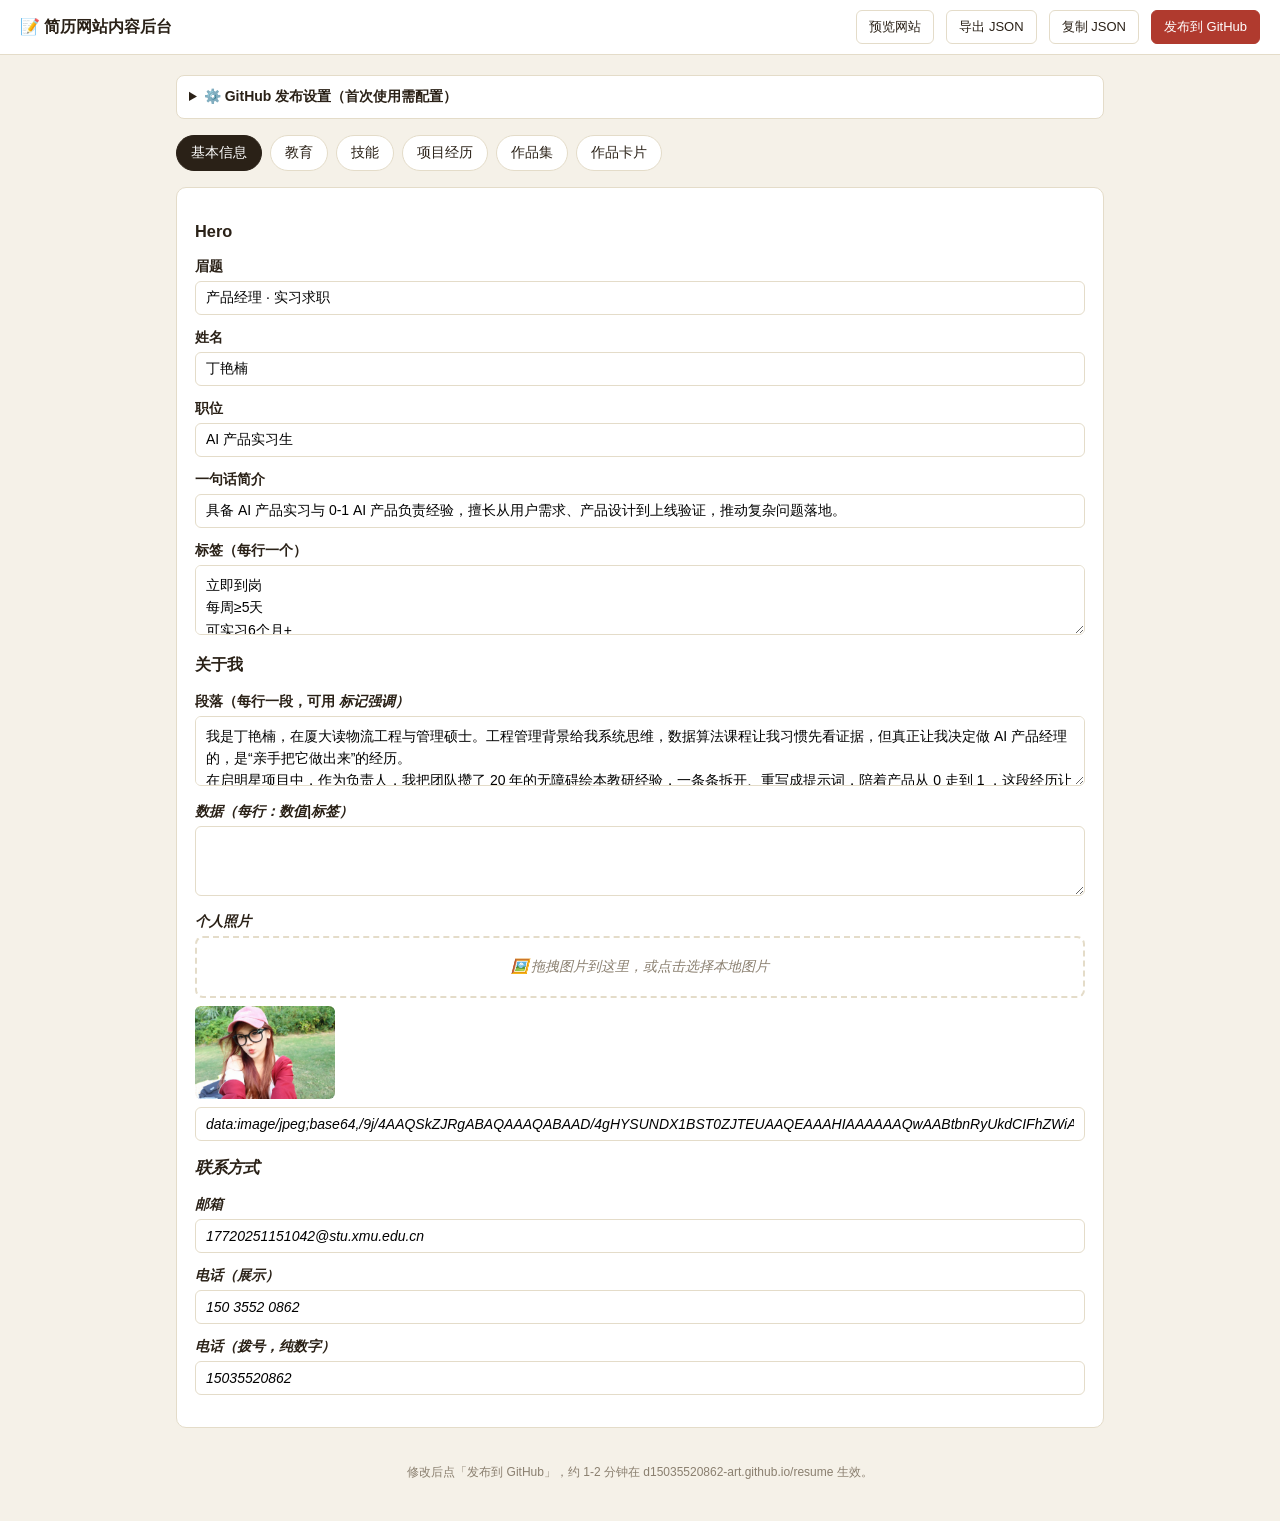
<file: admin.html>
<!DOCTYPE html>
<html lang="zh-CN">
<head>
<meta charset="UTF-8" />
<meta name="viewport" content="width=device-width, initial-scale=1.0" />
<title>网站内容后台 · 丁艳楠简历站</title>
<style>
  :root { --bg:#f5f1e8; --card:#fff; --ink:#2a2117; --accent:#b03a2e; --muted:#8a7f6f; --line:#e4dcc9; }
  * { box-sizing:border-box; }
  body { margin:0; background:var(--bg); color:var(--ink); font-family:-apple-system,"PingFang SC","Microsoft YaHei",sans-serif; font-size:14px; }
  header { position:sticky; top:0; z-index:10; background:var(--card); border-bottom:1px solid var(--line); padding:10px 20px; display:flex; align-items:center; gap:12px; flex-wrap:wrap; }
  header h1 { font-size:16px; margin:0; flex:1; }
  .btn { border:1px solid var(--line); background:var(--card); color:var(--ink); padding:7px 12px; border-radius:6px; cursor:pointer; font-size:13px; }
  .btn:hover { border-color:var(--accent); color:var(--accent); }
  .btn.primary { background:var(--accent); color:#fff; border-color:var(--accent); }
  .btn.primary:hover { opacity:.9; color:#fff; }
  .wrap { max-width:960px; margin:20px auto; padding:0 16px; }
  .tabs { display:flex; gap:8px; flex-wrap:wrap; margin-bottom:16px; }
  .tab { padding:8px 14px; border-radius:20px; border:1px solid var(--line); cursor:pointer; background:var(--card); }
  .tab.active { background:var(--ink); color:#fff; border-color:var(--ink); }
  .panel { background:var(--card); border:1px solid var(--line); border-radius:10px; padding:18px; margin-bottom:16px; display:none; }
  .panel.active { display:block; }
  .field { margin-bottom:14px; }
  .field label { display:block; font-weight:600; margin-bottom:5px; }
  .field .hint { color:var(--muted); font-size:12px; font-weight:400; margin-left:6px; }
  input[type=text], input[type=url], textarea { width:100%; padding:8px 10px; border:1px solid var(--line); border-radius:6px; font:inherit; background:#fff; }
  textarea { min-height:70px; resize:vertical; line-height:1.6; }
  .row { display:flex; gap:12px; }
  .row > .field { flex:1; }
  .sub { border:1px dashed var(--line); border-radius:8px; padding:12px; margin:12px 0; background:#fbf8f1; }
  .sub-head { display:flex; align-items:center; gap:8px; margin-bottom:10px; }
  .sub-head strong { flex:1; }
  .sub-head button { border:0; background:transparent; color:var(--accent); cursor:pointer; font-size:13px; }
  .add-btn { width:100%; padding:10px; border:1px dashed var(--accent); background:transparent; color:var(--accent); border-radius:8px; cursor:pointer; font-size:13px; }
  .photo-drop { border:2px dashed var(--line); border-radius:8px; padding:20px; text-align:center; cursor:pointer; color:var(--muted); }
  .photo-drop.drag-over { border-color:var(--accent); color:var(--accent); background:#fbf3ef; }
  .status { padding:8px 12px; border-radius:6px; margin-top:10px; display:none; }
  .status.ok { display:block; background:#e7f4e4; color:#2c7a2c; }
  .status.err { display:block; background:#fdeaea; color:#a33; }
  details { border:1px solid var(--line); border-radius:8px; padding:12px; margin-bottom:16px; background:var(--card); }
  summary { cursor:pointer; font-weight:600; }
  details .field { margin-top:10px; }
  .foot { text-align:center; color:var(--muted); font-size:12px; padding:20px; }
</style>
</head>
<body>
<header>
  <h1>📝 简历网站内容后台</h1>
  <button class="btn" onclick="preview()">预览网站</button>
  <button class="btn" onclick="exportJson()">导出 JSON</button>
  <button class="btn" onclick="copyJson()">复制 JSON</button>
  <button class="btn primary" onclick="publish()">发布到 GitHub</button>
</header>

<div class="wrap">
  <details>
    <summary>⚙️ GitHub 发布设置（首次使用需配置）</summary>
    <div class="field">
      <label>GitHub Token <span class="hint">只存本浏览器 localStorage，不会提交到仓库</span></label>
      <input type="password" id="ghToken" placeholder="ghp_xxx 或 github_pat_xxx（需 Contents 读写权限）" />
    </div>
    <div class="row">
      <div class="field"><label>仓库 owner/name</label><input type="text" id="ghRepo" value="d15035520862-art/resume" /></div>
      <div class="field"><label>文件路径</label><input type="text" id="ghPath" value="data/content.json" /></div>
      <div class="field"><label>分支</label><input type="text" id="ghBranch" value="main" /></div>
    </div>
    <p class="hint" style="color:#8a7f6f">Token 创建：GitHub → Settings → Developer settings → Personal access tokens → Fine-grained tokens → 只勾选 resume 仓库 + Contents（Read and write）。</p>
  </details>

  <div class="tabs" id="tabs">
    <div class="tab active" data-panel="p-basic">基本信息</div>
    <div class="tab" data-panel="p-edu">教育</div>
    <div class="tab" data-panel="p-skills">技能</div>
    <div class="tab" data-panel="p-projects">项目经历</div>
    <div class="tab" data-panel="p-works2">作品集</div>
    <div class="tab" data-panel="p-works">作品卡片</div>
  </div>

  <section class="panel active" id="p-basic"></section>
  <section class="panel" id="p-edu"></section>
  <section class="panel" id="p-skills"></section>
  <section class="panel" id="p-projects"></section>
  <section class="panel" id="p-works2"></section>
  <section class="panel" id="p-works"></section>

  <div class="status" id="status"></div>
  <p class="foot">修改后点「发布到 GitHub」，约 1-2 分钟在 d15035520862-art.github.io/resume 生效。</p>
</div>

<script>
(function () {
  "use strict";
  var state = null;
  var DATA_URL = "data/content.json";

  /* ---------- 状态读写 ---------- */
  function getPath(obj, path) {
    return path.split(".").reduce(function (o, k) { return o == null ? undefined : o[k]; }, obj);
  }
  function setPath(obj, path, val) {
    var ks = path.split(".");
    var o = obj;
    for (var i = 0; i < ks.length - 1; i++) { o = o[ks[i]] || (o[ks[i]] = {}); }
    o[ks[ks.length - 1]] = val;
  }

  /* ---------- 通用表单 ---------- */
  function field(label, path, opts) {
    opts = opts || {};
    var cur = getPath(state, path);
    if (cur == null) cur = "";
    var hint = opts.hint ? '<span class="hint">' + opts.hint + '</span>' : "";
    if (opts.textarea) {
      var lines = Array.isArray(cur) ? cur.join("\n") : cur;
      return '<div class="field"><label>' + label + hint + '</label>' +
        '<textarea data-path="' + path + '" data-textarea="' + (opts.array ? "1" : "0") + '">' + esc(lines) + '</textarea></div>';
    }
    return '<div class="field"><label>' + label + hint + '</label>' +
      '<input type="text" data-path="' + path + '" value="' + esc(cur) + '" /></div>';
  }
  function esc(s) { return String(s == null ? "" : s).replace(/&/g,"&amp;").replace(/</g,"&lt;").replace(/>/g,"&gt;").replace(/"/g,"&quot;"); }

  function bindInputs(root) {
    root.querySelectorAll("[data-path]").forEach(function (el) {
      el.addEventListener("input", function () {
        var path = el.getAttribute("data-path");
        if (el.getAttribute("data-textarea") === "1") {
          setPath(state, path, el.value.split("\n").map(function (s) { return s.replace(/\r$/, ""); }).filter(function (s) { return s.trim() !== ""; }));
        } else if (el.tagName === "TEXTAREA") {
          setPath(state, path, el.value);
        } else {
          setPath(state, path, el.value);
        }
      });
    });
  }

  /* ---------- 渲染各面板 ---------- */
  function renderBasic() {
    var el = document.getElementById("p-basic");
    el.innerHTML =
      '<h3>Hero</h3>' +
      field("眉题", "hero.eyebrow") + field("姓名", "hero.name") + field("职位", "hero.role") +
      field("一句话简介", "hero.lead") + field("标签（每行一个）", "hero.meta", { textarea: true, array: true }) +
      '<h3>关于我</h3>' +
      field("段落（每行一段，可用 <em> 标记强调）", "about.paragraphs", { textarea: true, array: true }) +
      field("数据（每行：数值|标签）", "about.stats", { textarea: true }) +
      '<div class="field"><label>个人照片</label>' +
      '<div class="photo-drop" id="photoDrop">🖼️ 拖拽图片到这里，或点击选择本地图片</div>' +
      '<input type="file" id="photoFile" accept="image/*" style="display:none" />' +
      '<img id="photoPreview" src="' + esc(state.about.photo || '') + '" alt="照片预览" style="max-width:140px;max-height:140px;border-radius:6px;margin-top:8px;display:' + (state.about.photo ? 'block' : 'none') + '" />' +
      '<input type="text" id="photoPath" value="' + esc(state.about.photo || '') + '" placeholder="或手动填图片路径（如 assets/img/portrait.webp）" style="margin-top:8px" /></div>' +
      '<h3>联系方式</h3>' +
      field("邮箱", "contact.email") + field("电话（展示）", "contact.phone") + field("电话（拨号，纯数字）", "contact.phoneRaw");
    bindInputs(el);
    // about.stats 特殊：文本行 -> [{value,label}]
    el.querySelector('[data-path="about.stats"]').addEventListener("input", function () {
      state.about.stats = this.value.split("\n").map(function (line) {
        var p = line.split("|");
        return { value: (p[0] || "").trim(), label: (p[1] || "").trim() };
      }).filter(function (s) { return s.value || s.label; });
    });
    // 照片：拖拽/选择 → 压缩 → base64 存 about.photo
    var drop = document.getElementById("photoDrop");
    var fileInput = document.getElementById("photoFile");
    var preview = document.getElementById("photoPreview");
    var pathInput = document.getElementById("photoPath");
    function handlePhoto(file) {
      if (!file || file.type.indexOf("image/") !== 0) { setStatus("请选择图片文件", false); return; }
      var reader = new FileReader();
      reader.onload = function () {
        var img = new Image();
        img.onload = function () {
          var max = 800, w = img.width, h = img.height;
          if (w > max) { h = Math.round(h * max / w); w = max; }
          if (h > max) { w = Math.round(w * max / h); h = max; }
          var canvas = document.createElement("canvas");
          canvas.width = w; canvas.height = h;
          canvas.getContext("2d").drawImage(img, 0, 0, w, h);
          var dataUrl = canvas.toDataURL("image/jpeg", 0.85);
          state.about.photo = dataUrl;
          preview.src = dataUrl; preview.style.display = "block";
          pathInput.value = "（已上传，图片已内嵌）";
        };
        img.src = reader.result;
      };
      reader.readAsDataURL(file);
    }
    drop.addEventListener("click", function () { fileInput.click(); });
    drop.addEventListener("dragover", function (e) { e.preventDefault(); drop.classList.add("drag-over"); });
    drop.addEventListener("dragleave", function () { drop.classList.remove("drag-over"); });
    drop.addEventListener("drop", function (e) { e.preventDefault(); drop.classList.remove("drag-over"); handlePhoto(e.dataTransfer.files[0]); });
    fileInput.addEventListener("change", function () { handlePhoto(fileInput.files[0]); });
    pathInput.addEventListener("input", function () {
      if (pathInput.value.indexOf("data:") !== 0) {
        state.about.photo = pathInput.value;
        preview.src = pathInput.value;
        preview.style.display = pathInput.value ? "block" : "none";
      }
    });
  }

  function renderEducation() {
    var el = document.getElementById("p-edu");
    el.innerHTML =
      field("经历（每行：时间|学校|专业）", "education.items", { textarea: true }) +
      field("主修课程（每行一个）", "education.courses", { textarea: true, array: true });
    bindInputs(el);
    el.querySelector('[data-path="education.items"]').addEventListener("input", function () {
      state.education.items = this.value.split("\n").map(function (line) {
        var p = line.split("|");
        return { time: (p[0] || "").trim(), school: (p[1] || "").trim(), major: (p[2] || "").trim() };
      }).filter(function (s) { return s.time || s.school || s.major; });
    });
  }

  function renderSkills() {
    var el = document.getElementById("p-skills");
    el.innerHTML = '<div id="skillsList"></div><button class="add-btn" onclick="addSkill()">+ 添加技能组</button>';
    drawSkills();
  }
  function drawSkills() {
    var box = document.getElementById("skillsList");
    box.innerHTML = state.skills.map(function (g, i) {
      return '<div class="sub"><div class="sub-head"><strong>技能组 ' + (i + 1) + '</strong><button onclick="delSkill(' + i + ')">删除</button></div>' +
        '<div class="field"><label>组名</label><input type="text" data-sk="' + i + '" data-f="title" value="' + esc(g.title) + '" /></div>' +
        '<div class="field"><label>技能项（每行一个）</label><textarea data-sk="' + i + '" data-f="items">' + esc(g.items.join("\n")) + '</textarea></div></div>';
    }).join("");
    box.querySelectorAll("[data-sk]").forEach(function (el) {
      el.addEventListener("input", function () {
        var i = +el.getAttribute("data-sk"), f = el.getAttribute("data-f");
        if (f === "items") state.skills[i].items = el.value.split("\n").map(function (s){return s.trim();}).filter(Boolean);
        else state.skills[i][f] = el.value;
      });
    });
  }
  window.addSkill = function () { state.skills.push({ title: "新技能组", items: [] }); drawSkills(); };
  window.delSkill = function (i) { state.skills.splice(i, 1); drawSkills(); };

  function renderProjects() {
    var el = document.getElementById("p-projects");
    el.innerHTML = '<div id="projList"></div><button class="add-btn" onclick="addProject()">+ 添加项目</button>';
    drawProjects();
  }
  function drawProjects() {
    var box = document.getElementById("projList");
    box.innerHTML = state.projects.map(function (p, i) {
      return '<div class="sub"><div class="sub-head"><strong>项目 ' + (i + 1) + ' · ' + esc(p.title) + '</strong>' +
        '<button onclick="moveProj(' + i + ',-1)">↑</button><button onclick="moveProj(' + i + ',1)">↓</button><button onclick="delProject(' + i + ')">删除</button></div>' +
        '<div class="field"><label>标题</label><input type="text" data-p="' + i + '" data-f="title" value="' + esc(p.title) + '" /></div>' +
        '<div class="row">' +
        '<div class="field"><label>时间/职位</label><input type="text" data-p="' + i + '" data-f="meta" value="' + esc(p.meta || "") + '" /></div>' +
        '<div class="field"><label>角标（flag，可空）</label><input type="text" data-p="' + i + '" data-f="flag" value="' + esc(p.flag || "") + '" /></div>' +
        '</div>' +
        '<div class="row">' +
        '<div class="field"><label>链接</label><input type="text" data-p="' + i + '" data-f="link" value="' + esc(p.link || "") + '" /></div>' +
        '<div class="field"><label>链接文字</label><input type="text" data-p="' + i + '" data-f="linkText" value="' + esc(p.linkText || "") + '" /></div>' +
        '</div>' +
        '<div class="field"><label>简介</label><textarea data-p="' + i + '" data-f="brief">' + esc(p.brief || "") + '</textarea></div>' +
        '<div class="field"><label>要点（每行：加粗小标题|正文）</label><textarea data-p="' + i + '" data-f="points">' + esc((p.points || []).map(function (pt) { return pt.b + "|" + pt.text; }).join("\n")) + '</textarea></div>' +
        '<div class="field"><label>标签（每行一个）</label><textarea data-p="' + i + '" data-f="tags">' + esc((p.tags || []).join("\n")) + '</textarea></div>' +
        '<div class="field"><label>成果（result）</label><input type="text" data-p="' + i + '" data-f="result" value="' + esc(p.result || "") + '" /></div></div>';
    }).join("");
    box.querySelectorAll("[data-p]").forEach(function (el) {
      el.addEventListener("input", function () {
        var i = +el.getAttribute("data-p"), f = el.getAttribute("data-f");
        if (f === "points") {
          state.projects[i].points = el.value.split("\n").map(function (line) {
            var k = line.indexOf("|");
            return k >= 0 ? { b: line.slice(0, k).trim(), text: line.slice(k + 1).trim() } : { b: "", text: line.trim() };
          }).filter(function (pt) { return pt.b || pt.text; });
        } else if (f === "tags") {
          state.projects[i].tags = el.value.split("\n").map(function (s){return s.trim();}).filter(Boolean);
        } else {
          state.projects[i][f] = el.value;
        }
      });
    });
  }
  window.addProject = function () { state.projects.push({ title:"新项目", meta:"", flag:"", link:"", linkText:"", brief:"", points:[], tags:[], result:"" }); drawProjects(); };
  window.delProject = function (i) { if (confirm("删除该项目？")) { state.projects.splice(i, 1); drawProjects(); } };
  window.moveProj = function (i, d) { var j = i + d; if (j < 0 || j >= state.projects.length) return; var t = state.projects[i]; state.projects[i] = state.projects[j]; state.projects[j] = t; drawProjects(); };

  function renderWorks() {
    var el = document.getElementById("p-works");
    el.innerHTML = '<div id="worksList"></div><button class="add-btn" onclick="addWork()">+ 添加作品卡片</button>';
    drawWorks();
  }
  function drawWorks() {
    var box = document.getElementById("worksList");
    box.innerHTML = state.workCards.map(function (c, i) {
      return '<div class="sub"><div class="sub-head"><strong>卡片 ' + (i + 1) + '</strong><button onclick="delWork(' + i + ')">删除</button></div>' +
        '<div class="field"><label>标题</label><input type="text" data-w="' + i + '" data-f="title" value="' + esc(c.title) + '" /></div>' +
        '<div class="field"><label>描述</label><textarea data-w="' + i + '" data-f="desc">' + esc(c.desc) + '</textarea></div>' +
        '<div class="row">' +
        '<div class="field"><label>链接（可空）</label><input type="text" data-w="' + i + '" data-f="link" value="' + esc(c.link || "") + '" /></div>' +
        '<div class="field"><label>链接文字</label><input type="text" data-w="' + i + '" data-f="linkText" value="' + esc(c.linkText || "") + '" /></div>' +
        '</div></div>';
    }).join("");
    box.querySelectorAll("[data-w]").forEach(function (el) {
      el.addEventListener("input", function () {
        var i = +el.getAttribute("data-w"), f = el.getAttribute("data-f");
        state.workCards[i][f] = el.value;
      });
    });
  }
  window.addWork = function () { state.workCards.push({ title:"新卡片", desc:"", link:"", linkText:"" }); drawWorks(); };
  window.delWork = function (i) { if (confirm("删除该卡片？")) { state.workCards.splice(i, 1); drawWorks(); } };

  /* ---------- 作品集（大块） ---------- */
  function renderWorkFeatures() {
    var el = document.getElementById("p-works2");
    el.innerHTML = '<div id="workFeatureList"></div><button class="add-btn" onclick="addWorkFeature()">+ 添加作品</button>';
    drawWorkFeatures();
  }
  function drawWorkFeatures() {
    var box = document.getElementById("workFeatureList");
    if (!state.works) state.works = [];
    box.innerHTML = state.works.map(function (w, i) {
      return '<div class="sub"><div class="sub-head"><strong>作品 ' + (i + 1) + ' · ' + esc(w.title) + '</strong>' +
        '<button onclick="moveWF(' + i + ',-1)">↑</button><button onclick="moveWF(' + i + ',1)">↓</button><button onclick="delWF(' + i + ')">删除</button></div>' +
        '<div class="field"><label>标题</label><input type="text" data-wf="' + i + '" data-f="title" value="' + esc(w.title) + '" /></div>' +
        '<div class="field"><label>说明</label><input type="text" data-wf="' + i + '" data-f="note" value="' + esc(w.note || "") + '" /></div>' +
        '<div class="row"><div class="field"><label>链接</label><input type="text" data-wf="' + i + '" data-f="link" value="' + esc(w.link || "") + '" /></div>' +
        '<div class="field"><label>链接文字</label><input type="text" data-wf="' + i + '" data-f="linkText" value="' + esc(w.linkText || "") + '" /></div></div>' +
        '<div class="field"><label>设计原则（每行一个，可空）</label><textarea data-wf="' + i + '" data-f="principles">' + esc((w.principles || []).join("\n")) + '</textarea></div>' +
        '<div class="field"><label>流程步骤（每行一个）</label><textarea data-wf="' + i + '" data-f="pipeline">' + esc((w.pipeline || []).join("\n")) + '</textarea></div>' +
        '<div class="row"><div class="field"><label>动图地址（可空）</label><input type="text" data-wf="' + i + '" data-f="gif.src" value="' + esc((w.gif && w.gif.src) || "") + '" /></div>' +
        '<div class="field"><label>动图说明</label><input type="text" data-wf="' + i + '" data-f="gif.caption" value="' + esc((w.gif && w.gif.caption) || "") + '" /></div></div>' +
        '<div class="field"><label>网格样式</label><select data-wf="' + i + '" data-f="grid"><option value="storyboard"' + (w.grid !== "shots" ? " selected" : "") + '>storyboard（分镜图）</option><option value="shots"' + (w.grid === "shots" ? " selected" : "") + '>shots（标题+描述）</option></select></div>' +
        '<div class="field"><label>图片列表（每行：路径|标题|描述，后两项可空）</label><textarea data-wf="' + i + '" data-f="images">' + esc((w.images || []).map(function (im) { return (im.src || "") + "|" + (im.caption || "") + "|" + (im.desc || ""); }).join("\n")) + '</textarea></div>' +
        '<div class="field"><label>引用语（可空）</label><textarea data-wf="' + i + '" data-f="quote">' + esc(w.quote || "") + '</textarea></div>' +
        '</div>';
    }).join("");
    box.querySelectorAll("[data-wf]").forEach(function (el) {
      el.addEventListener("input", function () {
        var i = +el.getAttribute("data-wf"), f = el.getAttribute("data-f");
        if (f === "principles" || f === "pipeline") {
          state.works[i][f] = el.value.split("\n").map(function (s) { return s.trim(); }).filter(Boolean);
        } else if (f === "images") {
          state.works[i].images = el.value.split("\n").map(function (line) {
            var p = line.split("|");
            return { src: (p[0] || "").trim(), caption: (p[1] || "").trim(), desc: (p[2] || "").trim() };
          }).filter(function (im) { return im.src; });
        } else if (f === "gif.src" || f === "gif.caption") {
          if (!state.works[i].gif) state.works[i].gif = {};
          state.works[i].gif[f.split(".")[1]] = el.value;
        } else {
          state.works[i][f] = el.value;
        }
      });
    });
  }
  window.addWorkFeature = function () { if (!state.works) state.works = []; state.works.push({ title: "新作品", note: "", link: "", linkText: "", principles: [], pipeline: [], gif: {}, grid: "storyboard", images: [], quote: "" }); drawWorkFeatures(); };
  window.delWF = function (i) { if (confirm("删除该作品？")) { state.works.splice(i, 1); drawWorkFeatures(); } };
  window.moveWF = function (i, d) { var j = i + d; if (j < 0 || j >= state.works.length) return; var t = state.works[i]; state.works[i] = state.works[j]; state.works[j] = t; drawWorkFeatures(); };

  /* ---------- 标签页 ---------- */
  document.getElementById("tabs").addEventListener("click", function (e) {
    var t = e.target.closest(".tab"); if (!t) return;
    document.querySelectorAll(".tab").forEach(function (x) { x.classList.remove("active"); });
    document.querySelectorAll(".panel").forEach(function (x) { x.classList.remove("active"); });
    t.classList.add("active");
    document.getElementById(t.getAttribute("data-panel")).classList.add("active");
  });

  /* ---------- 动作 ---------- */
  function setStatus(msg, ok) { var s = document.getElementById("status"); s.textContent = msg; s.className = "status " + (ok ? "ok" : "err"); }
  window.preview = function () { window.open("index.html", "_blank"); };
  window.exportJson = function () {
    var blob = new Blob([JSON.stringify(state, null, 2)], { type: "application/json" });
    var a = document.createElement("a"); a.href = URL.createObjectURL(blob); a.download = "content.json"; a.click();
  };
  window.copyJson = function () {
    navigator.clipboard.writeText(JSON.stringify(state, null, 2)).then(function () { setStatus("已复制 JSON，可粘贴回 data/content.json", true); });
  };
  window.publish = function () {
    var token = document.getElementById("ghToken").value || localStorage.getItem("gh_token") || "";
    var repo = document.getElementById("ghRepo").value;
    var path = document.getElementById("ghPath").value;
    var branch = document.getElementById("ghBranch").value;
    localStorage.setItem("gh_token", token); localStorage.setItem("gh_repo", repo);
    localStorage.setItem("gh_path", path); localStorage.setItem("gh_branch", branch);
    if (!token) { setStatus("请先填写 GitHub Token", false); return; }
    setStatus("发布中…", true);
    var url = "https://api.github.com/repos/" + repo + "/contents/" + path;
    var headers = { "Authorization": "token " + token, "Accept": "application/vnd.github+json" };
    fetch(url, { headers: headers }).then(function (r) { return r.ok ? r.json() : { sha: null }; }).then(function (meta) {
      var body = { message: "update content.json from admin", content: b64(JSON.stringify(state, null, 2)), branch: branch };
      if (meta.sha) body.sha = meta.sha;
      return fetch(url, { method: "PUT", headers: Object.assign({ "Content-Type": "application/json" }, headers), body: JSON.stringify(body) });
    }).then(function (r) {
      if (r.ok) setStatus("✅ 已发布！GitHub Pages 约 1-2 分钟生效", true);
      else r.json().then(function (e) { setStatus("发布失败：" + (e.message || "未知错误"), false); });
    }).catch(function (e) { setStatus("网络错误：" + e.message, false); });
  };
  function b64(str) { return btoa(unescape(encodeURIComponent(str))); }

  /* ---------- 初始化 ---------- */
  document.getElementById("ghToken").value = localStorage.getItem("gh_token") || "";
  document.getElementById("ghRepo").value = localStorage.getItem("gh_repo") || "d15035520862-art/resume";
  document.getElementById("ghPath").value = localStorage.getItem("gh_path") || "data/content.json";
  document.getElementById("ghBranch").value = localStorage.getItem("gh_branch") || "main";

  function initWith(data) {
    state = data;
    renderBasic(); renderEducation(); renderSkills(); renderProjects(); renderWorkFeatures(); renderWorks();
  }

  function showLoadFail() {
    var isFile = location.protocol === "file:";
    var html = '<div style="padding:8px 0">' +
      '<h3 style="color:#a33">⚠️ 无法加载 data/content.json</h3>' +
      (isFile
        ? '<p>检测到你是用 <b>file://（双击）</b> 打开的，浏览器禁止直接读取本地 JSON。</p>' +
          '<p><b>推荐：</b>在「个人简历网站」目录运行 <code>python -m http.server 8000</code>，再访问 <code>http://localhost:8000/admin.html</code>；或直接访问线上 <code>https://d15035520862-art.github.io/resume/admin.html</code>。</p>'
        : '<p>请确认 <code>data/content.json</code> 与 admin.html 在同一目录层级下。</p>') +
      '<p style="margin-top:12px">也可以手动导入 JSON：</p>' +
      '<p><input type="file" id="jsonFile" accept=".json,application/json" style="padding:6px" /> <button class="btn" onclick="importFile()">导入文件</button> <button class="btn" onclick="showPaste()">粘贴 JSON</button></p>' +
      '<div id="pasteBox" style="display:none;margin-top:10px">' +
      '<textarea id="pasteJson" style="min-height:120px" placeholder="粘贴 JSON 内容…"></textarea>' +
      '<button class="btn primary" onclick="importPaste()" style="margin-top:8px">导入并编辑</button></div>' +
      '</div>';
    document.getElementById("p-basic").innerHTML = html;
  }

  window.importFile = function () {
    var f = document.getElementById("jsonFile").files[0];
    if (!f) { setStatus("请先选择 JSON 文件", false); return; }
    var r = new FileReader();
    r.onload = function () {
      try { initWith(JSON.parse(r.result)); setStatus("已导入，可开始编辑", true); }
      catch (e) { setStatus("JSON 解析失败：" + e.message, false); }
    };
    r.readAsText(f);
  };
  window.showPaste = function () { document.getElementById("pasteBox").style.display = "block"; };
  window.importPaste = function () {
    try { initWith(JSON.parse(document.getElementById("pasteJson").value)); setStatus("已导入，可开始编辑", true); }
    catch (e) { setStatus("JSON 解析失败：" + e.message, false); }
  };

  fetch(DATA_URL).then(function (r) { if (!r.ok) throw new Error("load fail"); return r.json(); }).then(initWith).catch(showLoadFail);
})();
</script>
</body>
</html>
</file>
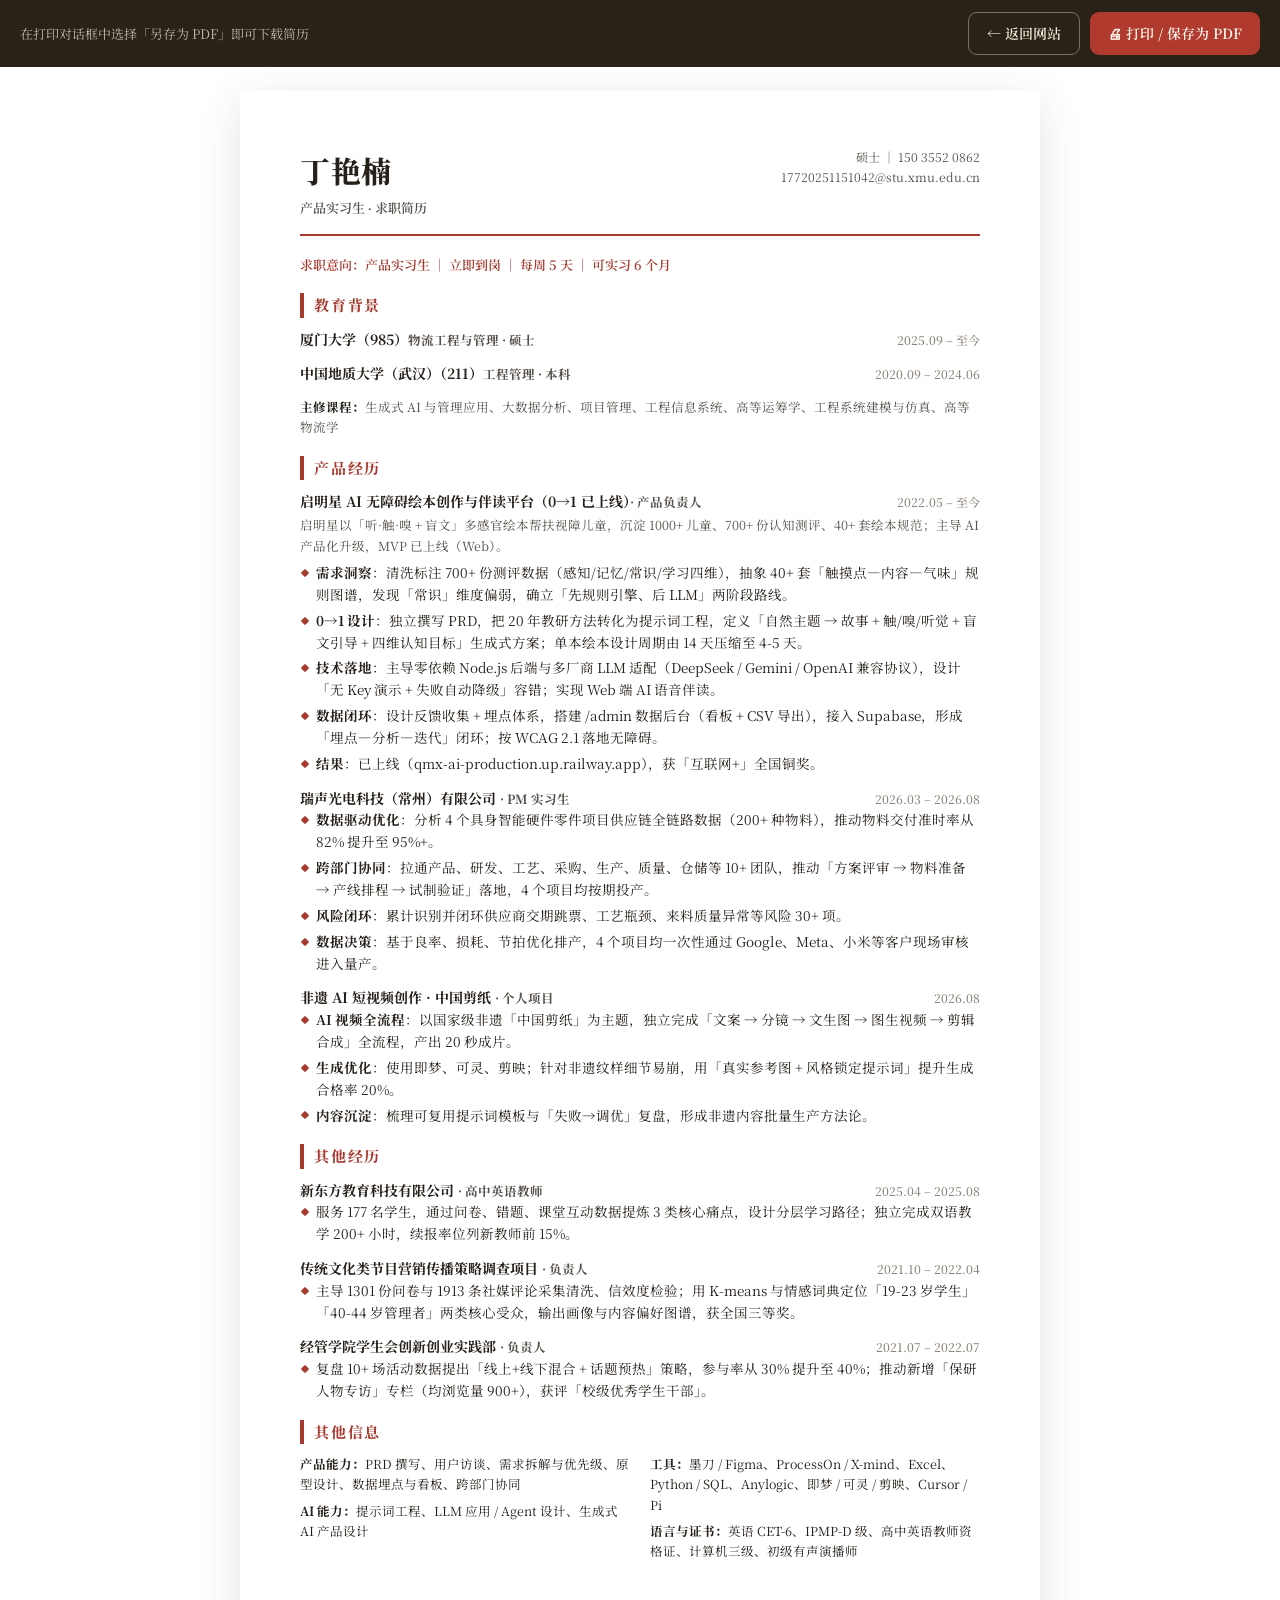
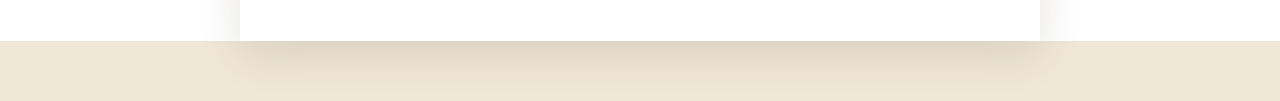
<file: resume.html>
<!DOCTYPE html>
<html lang="zh-CN">
<head>
<meta charset="UTF-8" />
<meta name="viewport" content="width=device-width, initial-scale=1.0" />
<title>丁艳楠 · 产品实习生 简历</title>
<meta name="description" content="丁艳楠 · 产品实习生简历。可保存为 PDF。" />
<link rel="preconnect" href="https://fonts.googleapis.com" />
<link rel="preconnect" href="https://fonts.gstatic.com" crossorigin />
<link href="https://fonts.googleapis.com/css2?family=Noto+Serif+SC:wght@400;500;600;700;900&family=Playfair+Display:wght@600;700;800&display=swap" rel="stylesheet" />
<style>
  :root {
    --paper: #ffffff;
    --ink: #26201a;
    --soft: #55504a;
    --faint: #8a8378;
    --line: #d8cdbb;
    --accent: #a63a2e;
  }
  * { box-sizing: border-box; margin: 0; padding: 0; }
  html { background: #efe7d8; }
  body {
    font-family: "Noto Serif SC", "Songti SC", serif;
    color: var(--ink);
    font-size: 13.5px;
    line-height: 1.62;
    background: var(--paper);
  }

  /* 屏幕上的工具栏（打印时隐藏） */
  .toolbar {
    position: sticky; top: 0; z-index: 10;
    background: #2a2117; color: #f3ead9;
    padding: 12px 20px;
    display: flex; align-items: center; justify-content: space-between; gap: 12px; flex-wrap: wrap;
  }
  .toolbar .hint { font-size: 13px; opacity: 0.75; }
  .toolbar .actions { display: flex; gap: 10px; }
  .toolbar button, .toolbar a {
    font-family: inherit; font-size: 14px; font-weight: 600;
    padding: 9px 18px; border-radius: 9px; cursor: pointer; text-decoration: none;
    border: none;
  }
  .btn-print { background: #b03a2e; color: #fff8ef; }
  .btn-print:hover { background: #8f2c22; }
  .btn-back { background: transparent; color: #f3ead9; border: 1px solid rgba(243,234,217,0.4) !important; }
  .btn-back:hover { background: rgba(243,234,217,0.1); }

  .sheet {
    max-width: 800px; margin: 24px auto 60px;
    background: var(--paper);
    padding: 56px 60px;
    box-shadow: 0 12px 40px rgba(74,55,32,0.14);
  }

  /* 页头 */
  header.resume { display: flex; justify-content: space-between; align-items: flex-start; gap: 16px; border-bottom: 2.5px solid var(--accent); padding-bottom: 16px; margin-bottom: 18px; }
  .name { font-family: "Playfair Display", "Noto Serif SC", serif; font-size: 30px; font-weight: 800; letter-spacing: 0.02em; }
  .name small { display: block; font-size: 13px; font-weight: 600; color: var(--soft); letter-spacing: 0; margin-top: 2px; }
  .contact { text-align: right; font-size: 12px; color: var(--soft); line-height: 1.7; }
  .contact a { color: inherit; text-decoration: none; }

  .intent { font-size: 13px; color: var(--accent); font-weight: 600; margin-bottom: 18px; }

  /* 区块 */
  section.r { margin-bottom: 18px; }
  h2 {
    font-size: 15px; font-weight: 700; letter-spacing: 0.12em;
    color: var(--accent);
    border-left: 4px solid var(--accent);
    padding-left: 10px; margin-bottom: 10px;
  }
  .item { margin-bottom: 12px; }
  .item-head { display: flex; justify-content: space-between; align-items: baseline; gap: 12px; }
  .item-title { font-weight: 700; font-size: 14px; }
  .item-sub { color: var(--soft); font-size: 12.5px; }
  .item-time { color: var(--faint); font-size: 12px; white-space: nowrap; font-weight: 500; }
  .item-desc { color: var(--soft); font-size: 12.5px; margin: 3px 0 6px; }
  ul.pts { list-style: none; }
  ul.pts li { position: relative; padding-left: 16px; margin-bottom: 4px; }
  ul.pts li::before { content: ""; position: absolute; left: 2px; top: 0.58em; width: 6px; height: 6px; background: var(--accent); transform: rotate(45deg); border-radius: 1px; }
  ul.pts b { font-weight: 700; }
  .courses { font-size: 12.5px; color: var(--soft); }
  .courses b { color: var(--ink); }

  .cols { display: grid; grid-template-columns: 1fr 1fr; gap: 20px; }
  .kv { font-size: 12.5px; margin-bottom: 6px; }
  .kv b { font-weight: 700; }

  @media (max-width: 640px) {
    .sheet { padding: 32px 22px; }
    header.resume { flex-direction: column; }
    .contact { text-align: left; }
    .cols { grid-template-columns: 1fr; }
  }

  @media print {
    html, body { background: #fff; }
    .toolbar { display: none; }
    .sheet { margin: 0; max-width: none; padding: 0; box-shadow: none; }
    @page { size: A4; margin: 16mm 15mm; }
    body { font-size: 11.5px; }
    section.r { margin-bottom: 12px; }
    .item { margin-bottom: 8px; }
  }
</style>
</head>
<body>
  <div class="toolbar">
    <span class="hint">在打印对话框中选择「另存为 PDF」即可下载简历</span>
    <div class="actions">
      <a class="btn-back" href="index.html">← 返回网站</a>
      <button class="btn-print" onclick="window.print()">🖨 打印 / 保存为 PDF</button>
    </div>
  </div>

  <div class="sheet">
    <header class="resume">
      <div class="name">丁艳楠<small>产品实习生 · 求职简历</small></div>
      <div class="contact">
        硕士 ｜ <a href="tel:15035520862">150 3552 0862</a><br />
        <a href="mailto:17720251151042@stu.xmu.edu.cn">17720251151042@stu.xmu.edu.cn</a>
      </div>
    </header>

    <p class="intent">求职意向：产品实习生 ｜ 立即到岗 ｜ 每周 5 天 ｜ 可实习 6 个月</p>

    <section class="r">
      <h2>教育背景</h2>
      <div class="item">
        <div class="item-head"><span class="item-title">厦门大学（985）<span class="item-sub">物流工程与管理 · 硕士</span></span><span class="item-time">2025.09 – 至今</span></div>
      </div>
      <div class="item">
        <div class="item-head"><span class="item-title">中国地质大学（武汉）（211）<span class="item-sub">工程管理 · 本科</span></span><span class="item-time">2020.09 – 2024.06</span></div>
      </div>
      <p class="courses"><b>主修课程：</b>生成式 AI 与管理应用、大数据分析、项目管理、工程信息系统、高等运筹学、工程系统建模与仿真、高等物流学</p>
    </section>

    <section class="r">
      <h2>产品经历</h2>

      <div class="item">
        <div class="item-head"><span class="item-title">启明星 AI 无障碍绘本创作与伴读平台（0→1 已上线）<span class="item-sub">· 产品负责人</span></span><span class="item-time">2022.05 – 至今</span></div>
        <p class="item-desc">启明星以「听·触·嗅 + 盲文」多感官绘本帮扶视障儿童，沉淀 1000+ 儿童、700+ 份认知测评、40+ 套绘本规范；主导 AI 产品化升级，MVP 已上线（Web）。</p>
        <ul class="pts">
          <li><b>需求洞察</b>：清洗标注 700+ 份测评数据（感知/记忆/常识/学习四维），抽象 40+ 套「触摸点—内容—气味」规则图谱，发现「常识」维度偏弱，确立「先规则引擎、后 LLM」两阶段路线。</li>
          <li><b>0→1 设计</b>：独立撰写 PRD，把 20 年教研方法转化为提示词工程，定义「自然主题 → 故事 + 触/嗅/听觉 + 盲文引导 + 四维认知目标」生成式方案；单本绘本设计周期由 14 天压缩至 4-5 天。</li>
          <li><b>技术落地</b>：主导零依赖 Node.js 后端与多厂商 LLM 适配（DeepSeek / Gemini / OpenAI 兼容协议），设计「无 Key 演示 + 失败自动降级」容错；实现 Web 端 AI 语音伴读。</li>
          <li><b>数据闭环</b>：设计反馈收集 + 埋点体系，搭建 /admin 数据后台（看板 + CSV 导出），接入 Supabase，形成「埋点—分析—迭代」闭环；按 WCAG 2.1 落地无障碍。</li>
          <li><b>结果</b>：已上线（qmx-ai-production.up.railway.app），获「互联网+」全国铜奖。</li>
        </ul>
      </div>

      <div class="item">
        <div class="item-head"><span class="item-title">瑞声光电科技（常州）有限公司 <span class="item-sub">· PM 实习生</span></span><span class="item-time">2026.03 – 2026.08</span></div>
        <ul class="pts">
          <li><b>数据驱动优化</b>：分析 4 个具身智能硬件零件项目供应链全链路数据（200+ 种物料），推动物料交付准时率从 82% 提升至 95%+。</li>
          <li><b>跨部门协同</b>：拉通产品、研发、工艺、采购、生产、质量、仓储等 10+ 团队，推动「方案评审 → 物料准备 → 产线排程 → 试制验证」落地，4 个项目均按期投产。</li>
          <li><b>风险闭环</b>：累计识别并闭环供应商交期跳票、工艺瓶颈、来料质量异常等风险 30+ 项。</li>
          <li><b>数据决策</b>：基于良率、损耗、节拍优化排产，4 个项目均一次性通过 Google、Meta、小米等客户现场审核进入量产。</li>
        </ul>
      </div>

      <div class="item">
        <div class="item-head"><span class="item-title">非遗 AI 短视频创作 · 中国剪纸 <span class="item-sub">· 个人项目</span></span><span class="item-time">2026.08</span></div>
        <ul class="pts">
          <li><b>AI 视频全流程</b>：以国家级非遗「中国剪纸」为主题，独立完成「文案 → 分镜 → 文生图 → 图生视频 → 剪辑合成」全流程，产出 20 秒成片。</li>
          <li><b>生成优化</b>：使用即梦、可灵、剪映；针对非遗纹样细节易崩，用「真实参考图 + 风格锁定提示词」提升生成合格率 20%。</li>
          <li><b>内容沉淀</b>：梳理可复用提示词模板与「失败→调优」复盘，形成非遗内容批量生产方法论。</li>
        </ul>
      </div>
    </section>

    <section class="r">
      <h2>其他经历</h2>
      <div class="item">
        <div class="item-head"><span class="item-title">新东方教育科技有限公司 <span class="item-sub">· 高中英语教师</span></span><span class="item-time">2025.04 – 2025.08</span></div>
        <ul class="pts">
          <li>服务 177 名学生，通过问卷、错题、课堂互动数据提炼 3 类核心痛点，设计分层学习路径；独立完成双语教学 200+ 小时，续报率位列新教师前 15%。</li>
        </ul>
      </div>
      <div class="item">
        <div class="item-head"><span class="item-title">传统文化类节目营销传播策略调查项目 <span class="item-sub">· 负责人</span></span><span class="item-time">2021.10 – 2022.04</span></div>
        <ul class="pts">
          <li>主导 1301 份问卷与 1913 条社媒评论采集清洗、信效度检验；用 K-means 与情感词典定位「19-23 岁学生」「40-44 岁管理者」两类核心受众，输出画像与内容偏好图谱，获全国三等奖。</li>
        </ul>
      </div>
      <div class="item">
        <div class="item-head"><span class="item-title">经管学院学生会创新创业实践部 <span class="item-sub">· 负责人</span></span><span class="item-time">2021.07 – 2022.07</span></div>
        <ul class="pts">
          <li>复盘 10+ 场活动数据提出「线上+线下混合 + 话题预热」策略，参与率从 30% 提升至 40%；推动新增「保研人物专访」专栏（均浏览量 900+），获评「校级优秀学生干部」。</li>
        </ul>
      </div>
    </section>

    <section class="r">
      <h2>其他信息</h2>
      <div class="cols">
        <div>
          <p class="kv"><b>产品能力：</b>PRD 撰写、用户访谈、需求拆解与优先级、原型设计、数据埋点与看板、跨部门协同</p>
          <p class="kv"><b>AI 能力：</b>提示词工程、LLM 应用 / Agent 设计、生成式 AI 产品设计</p>
        </div>
        <div>
          <p class="kv"><b>工具：</b>墨刀 / Figma、ProcessOn / X-mind、Excel、Python / SQL、Anylogic、即梦 / 可灵 / 剪映、Cursor / Pi</p>
          <p class="kv"><b>语言与证书：</b>英语 CET-6、IPMP-D 级、高中英语教师资格证、计算机三级、初级有声演播师</p>
        </div>
      </div>
    </section>
  </div>
</body>
</html>
</file>
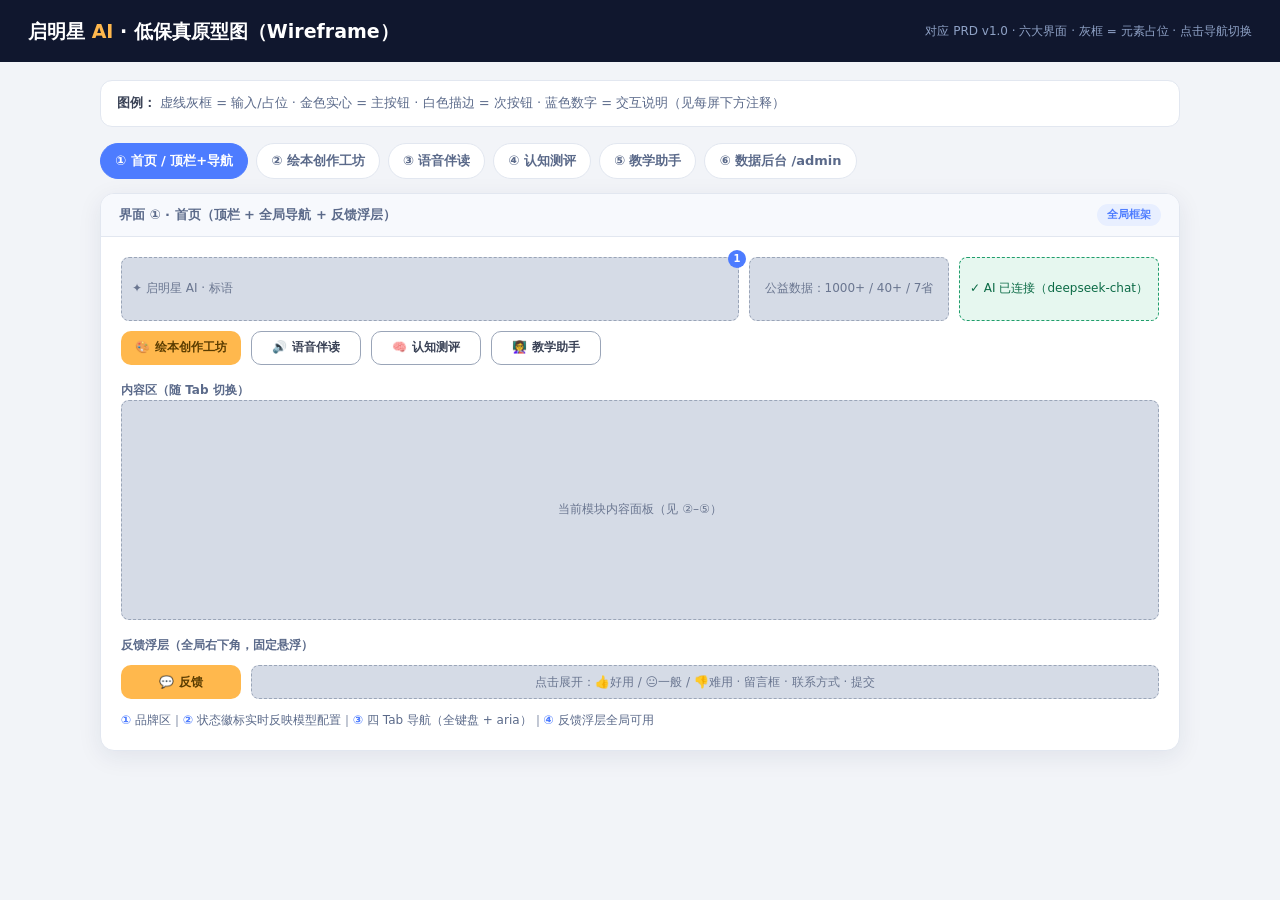
<file: assets/qmx-prototype.html>
<!DOCTYPE html>
<html lang="zh-CN">
<head>
<meta charset="UTF-8" />
<meta name="viewport" content="width=device-width, initial-scale=1.0" />
<title>启明星 AI · 低保真原型（Wireframe）</title>
<style>
  :root{
    --bg:#f2f4f8; --wire:#d5dbe6; --wire-dark:#9aa5b8; --ink:#3a4256;
    --acc:#4d7cff; --acc2:#ffb84d; --panel:#fff; --line:#e2e7f0;
  }
  *{box-sizing:border-box}
  body{margin:0;font-family:system-ui,"PingFang SC","Microsoft YaHei",sans-serif;background:var(--bg);color:var(--ink);line-height:1.6}
  .top{background:#10172e;color:#c9d4ef;padding:16px 28px;display:flex;justify-content:space-between;align-items:center;flex-wrap:wrap;gap:10px}
  .top h1{margin:0;font-size:19px;color:#fff}
  .top h1 em{font-style:normal;color:var(--acc2)}
  .top .note{font-size:12px;color:#8fa2c6}
  .layout{max-width:1120px;margin:0 auto;padding:18px 20px 80px}
  .legend{background:#fff;border:1px solid var(--line);border-radius:12px;padding:12px 16px;margin-bottom:16px;font-size:13px;color:#5b6a8a}
  .legend b{color:var(--ink)}
  .screen{background:#fff;border:1px solid var(--line);border-radius:14px;box-shadow:0 6px 24px rgba(20,32,80,.08);overflow:hidden;margin-bottom:22px}
  .screen-head{background:#f7f9fd;border-bottom:1px solid var(--line);padding:10px 18px;font-size:13px;font-weight:700;color:#5b6a8a;display:flex;justify-content:space-between;align-items:center}
  .screen-head .tag{background:#e8efff;color:var(--acc);border-radius:999px;padding:2px 10px;font-size:11px;font-weight:700}
  .screen-body{padding:20px}
  .wire{background:var(--wire);border:1.5px dashed var(--wire-dark);border-radius:8px;color:#6a7690;font-size:12px;display:flex;align-items:center;justify-content:center;text-align:center;min-height:34px;padding:6px 10px}
  .wire.fill{background:#eef1f7;border-style:solid}
  .wire.btn{background:var(--acc2);border:none;color:#5a3c00;font-weight:700;cursor:pointer;border-radius:10px}
  .wire.btn.sec{background:#fff;border:1.5px solid var(--wire-dark);color:#3a4256}
  .wire.btn:active{transform:translateY(1px)}
  .row{display:flex;gap:10px;flex-wrap:wrap;margin-top:10px}
  .col{display:flex;flex-direction:column;gap:10px}
  .grow{flex:1;min-width:140px}
  .grid2{display:grid;grid-template-columns:repeat(auto-fit,minmax(160px,1fr));gap:10px;margin-top:10px}
  .grid4{display:grid;grid-template-columns:repeat(auto-fit,minmax(120px,1fr));gap:10px;margin-top:10px}
  .label{font-size:12px;color:#5b6a8a;font-weight:700;margin-top:16px}
  .label:first-child{margin-top:0}
  .annot{position:relative}
  .annot::after{content:attr(data-n);position:absolute;top:-8px;right:-8px;background:var(--acc);color:#fff;font-size:10px;font-weight:700;width:18px;height:18px;border-radius:50%;display:flex;align-items:center;justify-content:center}
  .callout{margin-top:12px;font-size:12px;color:#5b6a8a}
  .callout b{color:var(--acc)}
  .screens-nav{display:flex;gap:8px;flex-wrap:wrap;margin-bottom:14px}
  .screens-nav button{font-family:inherit;font-size:13px;font-weight:600;padding:8px 14px;border:1.5px solid var(--line);background:#fff;border-radius:999px;color:#5b6a8a;cursor:pointer}
  .screens-nav button.on{background:var(--acc);color:#fff;border-color:var(--acc)}
  .hidden{display:none}
  h2.sec-title{font-size:15px;margin:0 0 4px}
</style>
</head>
<body>
  <div class="top">
    <h1>启明星 <em>AI</em> · 低保真原型图（Wireframe）</h1>
    <span class="note">对应 PRD v1.0 · 六大界面 · 灰框 = 元素占位 · 点击导航切换</span>
  </div>

  <div class="layout">
    <div class="legend">
      <b>图例：</b> 虚线灰框 = 输入/占位 · 金色实心 = 主按钮 · 白色描边 = 次按钮 · 蓝色数字 = 交互说明（见每屏下方注释）
    </div>

    <div class="screens-nav" id="nav">
      <button data-s="s0" class="on">① 首页 / 顶栏+导航</button>
      <button data-s="s1">② 绘本创作工坊</button>
      <button data-s="s2">③ 语音伴读</button>
      <button data-s="s3">④ 认知测评</button>
      <button data-s="s4">⑤ 教学助手</button>
      <button data-s="s5">⑥ 数据后台 /admin</button>
    </div>

    <!-- ============ ① 首页 ============ -->
    <div class="screen" id="s0">
      <div class="screen-head"><span>界面 ① · 首页（顶栏 + 全局导航 + 反馈浮层）</span><span class="tag">全局框架</span></div>
      <div class="screen-body">
        <div class="row" style="margin-top:0">
          <div class="wire grow annot" data-n="1" style="min-height:64px;justify-content:flex-start">✦ 启明星 AI · 标语</div>
          <div class="wire" style="min-width:200px">公益数据：1000+ / 40+ / 7省</div>
          <div class="wire" style="min-width:180px;background:#e6f7ef;border-color:#1f9d6b;color:#0c6b46">✓ AI 已连接（deepseek-chat）</div>
        </div>
        <div class="row">
          <div class="wire btn" style="min-width:120px">🎨 绘本创作工坊</div>
          <div class="wire btn sec" style="min-width:110px">🔊 语音伴读</div>
          <div class="wire btn sec" style="min-width:110px">🧠 认知测评</div>
          <div class="wire btn sec" style="min-width:110px">👩‍🏫 教学助手</div>
        </div>
        <div class="label">内容区（随 Tab 切换）</div>
        <div class="wire" style="min-height:220px">当前模块内容面板（见 ②–⑤）</div>
        <div class="label">反馈浮层（全局右下角，固定悬浮）</div>
        <div class="row">
          <div class="wire btn" style="min-width:120px">💬 反馈</div>
          <div class="wire grow">点击展开：👍好用 / 😐一般 / 👎难用 · 留言框 · 联系方式 · 提交</div>
        </div>
        <div class="callout"><b>①</b> 品牌区｜<b>②</b> 状态徽标实时反映模型配置｜<b>③</b> 四 Tab 导航（全键盘 + aria）｜<b>④</b> 反馈浮层全局可用</div>
      </div>
    </div>

    <!-- ============ ② 创作工坊 ============ -->
    <div class="screen hidden" id="s1">
      <div class="screen-head"><span>界面 ② · 绘本创作工坊</span><span class="tag">核心生成</span></div>
      <div class="screen-body">
        <div class="wire" style="min-height:44px;background:#eef1f7;border-style:solid;justify-content:flex-start;font-weight:700">标题：用 AI 把 20 年 40 本绘本，变成"分钟级"无限绘本</div>
        <div class="label">输入区</div>
        <div class="row" style="margin-top:6px">
          <div class="wire grow annot" data-n="1">主题下拉：火山/长江/星空/海洋/恐龙化石/森林/沙漠/冰川</div>
          <div class="wire btn annot" data-n="2" style="min-width:160px">✨ 生成绘本脚本</div>
        </div>
        <div class="label">输出区（绘本脚本卡片）</div>
        <div class="wire annot" data-n="3" style="min-height:60px">📖 标题 + 主题 + 建议时长 + [AI 生成/示例内容] 徽标</div>
        <div class="wire annot" data-n="4" style="min-height:80px">故事正文（300-600 字）</div>
        <div class="grid2">
          <div class="wire annot" data-n="5" style="min-height:60px">🖐 触觉设计</div>
          <div class="wire annot" data-n="5" style="min-height:60px">👃 嗅觉设计</div>
          <div class="wire annot" data-n="5" style="min-height:60px">👂 听觉设计</div>
          <div class="wire annot" data-n="5" style="min-height:60px">🗣 志愿者讲解词</div>
        </div>
        <div class="row">
          <div class="wire grow annot" data-n="6" style="min-height:46px">⠿ 盲文引导 ×3 条</div>
        </div>
        <div class="grid4">
          <div class="wire annot" data-n="7" style="min-height:56px">👁 感知目标</div>
          <div class="wire annot" data-n="7" style="min-height:56px">🧩 记忆目标</div>
          <div class="wire annot" data-n="7" style="min-height:56px">💡 常识目标</div>
          <div class="wire annot" data-n="7" style="min-height:56px">📚 学习目标</div>
        </div>
        <div class="row">
          <div class="wire btn annot" data-n="8" style="min-width:160px">🔊 朗读这个故事 → 跳转③</div>
        </div>
        <div class="callout"><b>①</b> 主题输入｜<b>②</b> 提交后 loading（⏳创作中…，防重复提交）｜<b>③</b> 标题元信息｜<b>④</b> 故事｜<b>⑤</b> 多感官设计四联｜<b>⑥</b> 盲文提示｜<b>⑦</b> 四维认知目标｜<b>⑧</b> 一键朗读联动伴读模块</div>
      </div>
    </div>

    <!-- ============ ③ 语音伴读 ============ -->
    <div class="screen hidden" id="s2">
      <div class="screen-head"><span>界面 ③ · 语音伴读</span><span class="tag">TTS 朗读</span></div>
      <div class="screen-body">
        <div class="row" style="margin-top:0">
          <div class="wire grow annot" data-n="1">绘本库下拉（火山/长江/星空…）</div>
          <div class="wire btn sec annot" data-n="2" style="min-width:90px">载入</div>
        </div>
        <div class="wire annot" data-n="3" style="min-height:140px;margin-top:10px;align-items:flex-start">故事文本区（可载入 / 可粘贴任意文本）</div>
        <div class="row">
          <div class="wire btn annot" data-n="4" style="min-width:110px;background:#4d7cff;color:#fff;border:none">🔊 朗读</div>
          <div class="wire btn sec annot" data-n="4" style="min-width:90px">⏸ 暂停</div>
          <div class="wire btn sec annot" data-n="4" style="min-width:90px">⏹ 停止</div>
          <div class="wire grow annot" data-n="5">语速滑杆 0.5–1.5 ｜ 音量滑杆 0–1</div>
        </div>
        <div class="callout"><b>①</b> 选择内置绘本｜<b>②</b> 载入文本｜<b>③</b> 文本编辑区｜<b>④</b> 播放控制（暂停/继续/停止）｜<b>⑤</b> 语速音量调节（Web Speech API，零成本）</div>
      </div>
    </div>

    <!-- ============ ④ 认知测评 ============ -->
    <div class="screen hidden" id="s3">
      <div class="screen-head"><span>界面 ④ · 认知测评</span><span class="tag">四维评估</span></div>
      <div class="screen-body">
        <div class="label">输入区：四维滑杆打分</div>
        <div class="grid4">
          <div class="wire annot" data-n="1" style="min-height:90px">👁 感知能力<br>滑杆 + 分值</div>
          <div class="wire annot" data-n="1" style="min-height:90px">🧩 记忆能力<br>滑杆 + 分值</div>
          <div class="wire annot" data-n="1" style="min-height:90px">💡 常识能力<br>滑杆 + 分值</div>
          <div class="wire annot" data-n="1" style="min-height:90px">📚 学习能力<br>滑杆 + 分值</div>
        </div>
        <div class="row">
          <div class="wire btn annot" data-n="2" style="min-width:180px;margin:10px auto 0">📊 生成测评报告</div>
        </div>
        <div class="label">输出区：测评报告</div>
        <div class="wire annot" data-n="3" style="min-height:40px">评级徽章（优秀/良好/一般/待提升）+ 来源标注</div>
        <div class="wire annot" data-n="4" style="min-height:46px">总体评价</div>
        <div class="grid4">
          <div class="wire annot" data-n="5" style="min-height:80px">维度条 + 点评 + 建议 ×4</div>
          <div class="wire annot" data-n="5" style="min-height:80px">维度条 + 点评 + 建议 ×4</div>
          <div class="wire annot" data-n="5" style="min-height:80px">维度条 + 点评 + 建议 ×4</div>
          <div class="wire annot" data-n="5" style="min-height:80px">维度条 + 点评 + 建议 ×4</div>
        </div>
        <div class="row">
          <div class="wire grow annot" data-n="6" style="min-height:44px">总体建议（≥3 条）</div>
          <div class="wire grow annot" data-n="6" style="min-height:44px">推荐多感官训练活动（≥2 条）</div>
        </div>
        <div class="callout"><b>①</b> 四维打分（实时显示分值）｜<b>②</b> 提交分析｜<b>③</b> 评级 + 来源｜<b>④</b> 总体评价｜<b>⑤</b> 逐维点评｜<b>⑥</b> 建议与训练活动</div>
      </div>
    </div>

    <!-- ============ ⑤ 教学助手 ============ -->
    <div class="screen hidden" id="s4">
      <div class="screen-head"><span>界面 ⑤ · 教学助手</span><span class="tag">教案生成</span></div>
      <div class="screen-body">
        <div class="row" style="margin-top:0">
          <div class="wire grow annot" data-n="1">课程主题下拉（火山/长江/星空/海洋）</div>
          <div class="wire grow annot" data-n="1">适用对象下拉（盲校 1-3 / 4-6 年级 / 学龄前）</div>
          <div class="wire btn annot" data-n="2" style="min-width:140px">📋 生成教案</div>
        </div>
        <div class="label">输出区：教案</div>
        <div class="wire annot" data-n="3" style="min-height:40px">课程主题 + 适用对象 + 总时长</div>
        <div class="grid2">
          <div class="wire annot" data-n="4" style="min-height:56px">教学目标（≥3）</div>
          <div class="wire annot" data-n="4" style="min-height:56px">教具准备清单</div>
        </div>
        <div class="wire annot" data-n="5" style="min-height:110px">教学环节卡片 ×5（环节名 · 分钟 · 活动 · 主讲/辅助分工）</div>
        <div class="row">
          <div class="wire grow annot" data-n="6" style="min-height:44px">研学延伸活动</div>
        </div>
        <div class="grid4">
          <div class="wire annot" data-n="7" style="min-height:50px">👁 感知</div>
          <div class="wire annot" data-n="7" style="min-height:50px">🧩 记忆</div>
          <div class="wire annot" data-n="7" style="min-height:50px">💡 常识</div>
          <div class="wire annot" data-n="7" style="min-height:50px">📚 学习</div>
        </div>
        <div class="callout"><b>①</b> 输入主题 + 对象｜<b>②</b> 生成｜<b>③</b> 元信息｜<b>④</b> 目标/教具｜<b>⑤</b> 五环节（含时长 + 志愿者分工）｜<b>⑥</b> 研学延伸｜<b>⑦</b> 四维认知目标</div>
      </div>
    </div>

    <!-- ============ ⑥ 数据后台 ============ -->
    <div class="screen hidden" id="s5">
      <div class="screen-head"><span>界面 ⑥ · 数据后台 /admin（独立页）</span><span class="tag">运营后台</span></div>
      <div class="screen-body">
        <div class="row" style="margin-top:0">
          <div class="wire grow annot" data-n="1">口令输入框（ADMIN_TOKEN）</div>
          <div class="wire btn annot" data-n="2" style="min-width:100px">加载数据</div>
          <div class="wire btn sec annot" data-n="3" style="min-width:130px">导出反馈 CSV</div>
          <div class="wire btn sec annot" data-n="3" style="min-width:130px">导出事件 CSV</div>
        </div>
        <div class="label">统计卡片</div>
        <div class="grid4">
          <div class="wire annot" data-n="4" style="min-height:64px">反馈总数</div>
          <div class="wire annot" data-n="4" style="min-height:64px">事件总数</div>
          <div class="wire annot" data-n="4" style="min-height:64px">今日反馈</div>
          <div class="wire annot" data-n="4" style="min-height:64px">今日事件</div>
        </div>
        <div class="label">明细列表</div>
        <div class="wire annot" data-n="5" style="min-height:90px">最近反馈表（时间/评分/内容/页面/联系）</div>
        <div class="wire annot" data-n="5" style="min-height:90px;margin-top:10px">最近使用事件表（时间/类型/主题/来源）</div>
        <div class="callout"><b>①</b> 口令鉴权｜<b>②</b> 加载统计｜<b>③</b> CSV 导出（带 BOM，Excel 中文不乱码）｜<b>④</b> 核心统计｜<b>⑤</b> 反馈/事件明细</div>
      </div>
    </div>

  </div>

  <script>
    const nav = document.getElementById('nav');
    const screens = ['s0','s1','s2','s3','s4','s5'];
    nav.addEventListener('click', (e) => {
      const b = e.target.closest('button');
      if (!b) return;
      nav.querySelectorAll('button').forEach(x => x.classList.remove('on'));
      b.classList.add('on');
      screens.forEach(id => document.getElementById(id).classList.toggle('hidden', id !== b.dataset.s));
      window.scrollTo({top:0, behavior:'smooth'});
    });
  </script>
</body>
</html>
</file>
